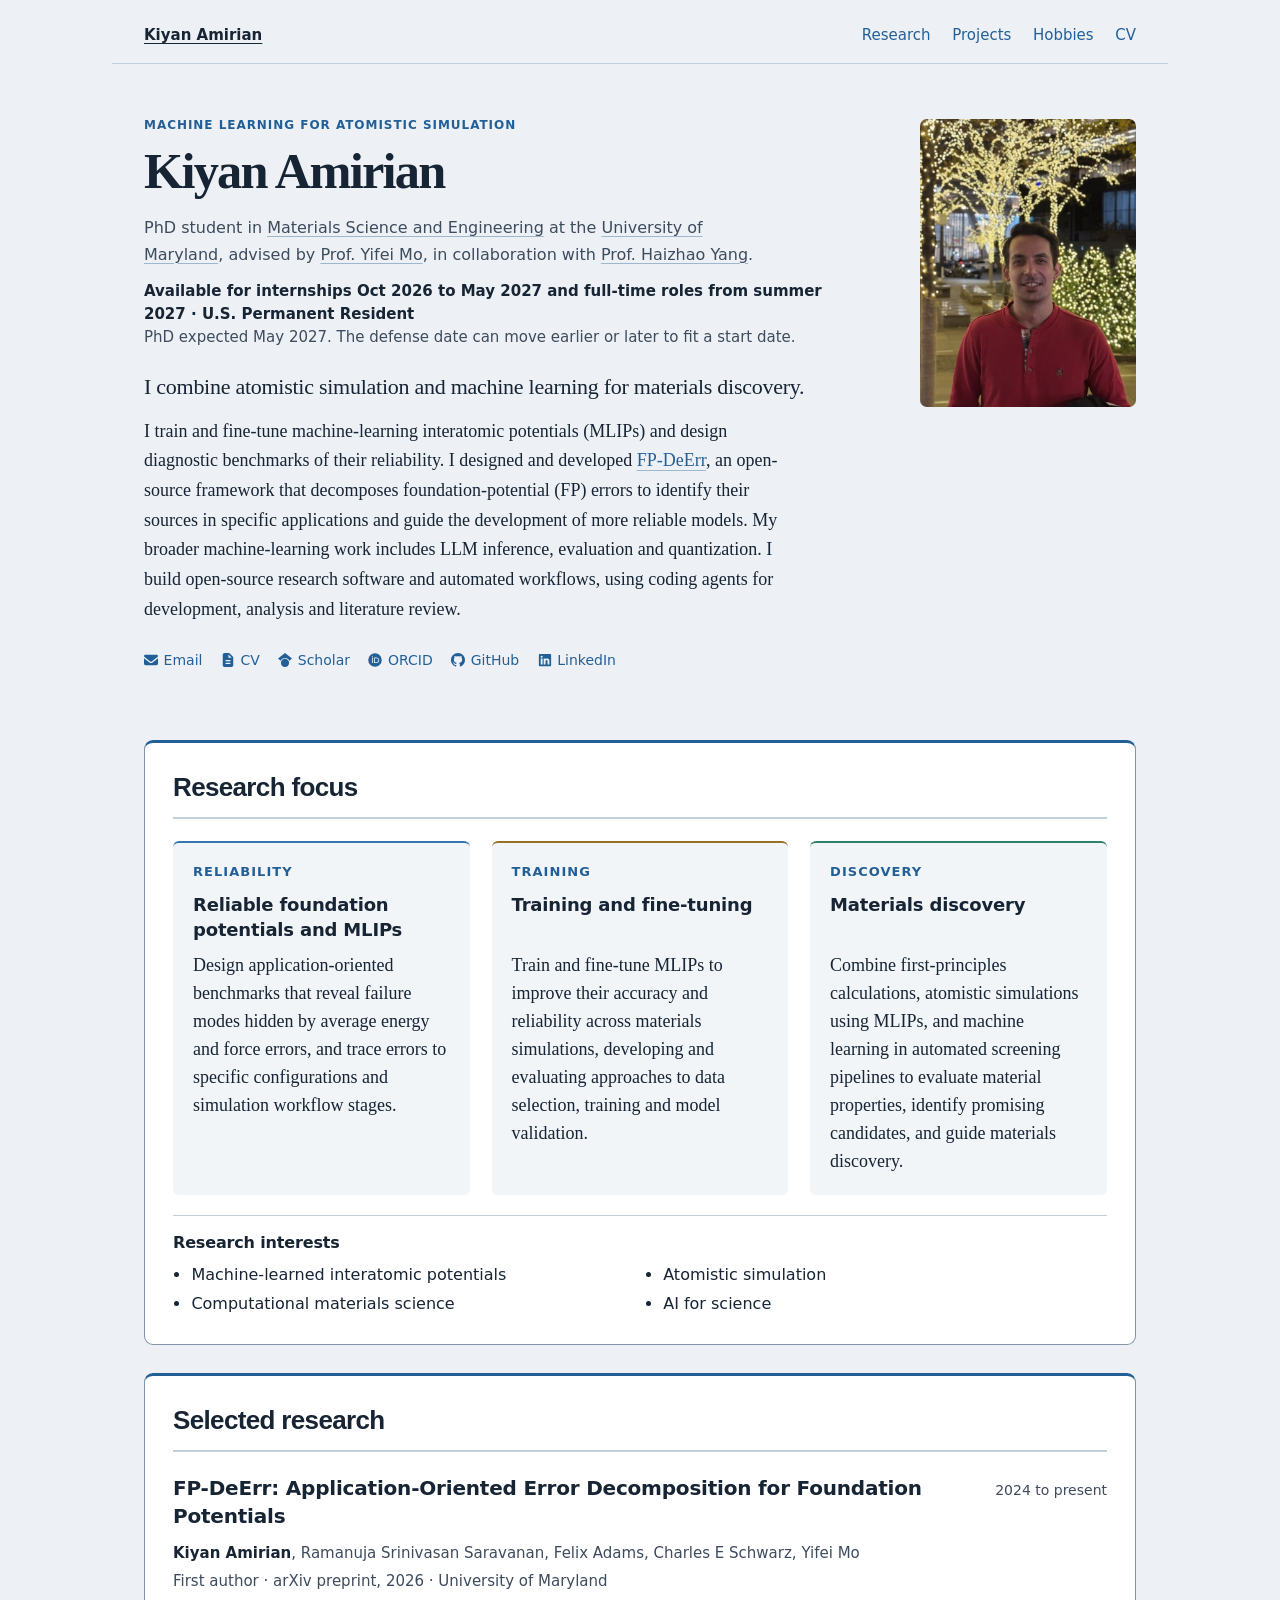
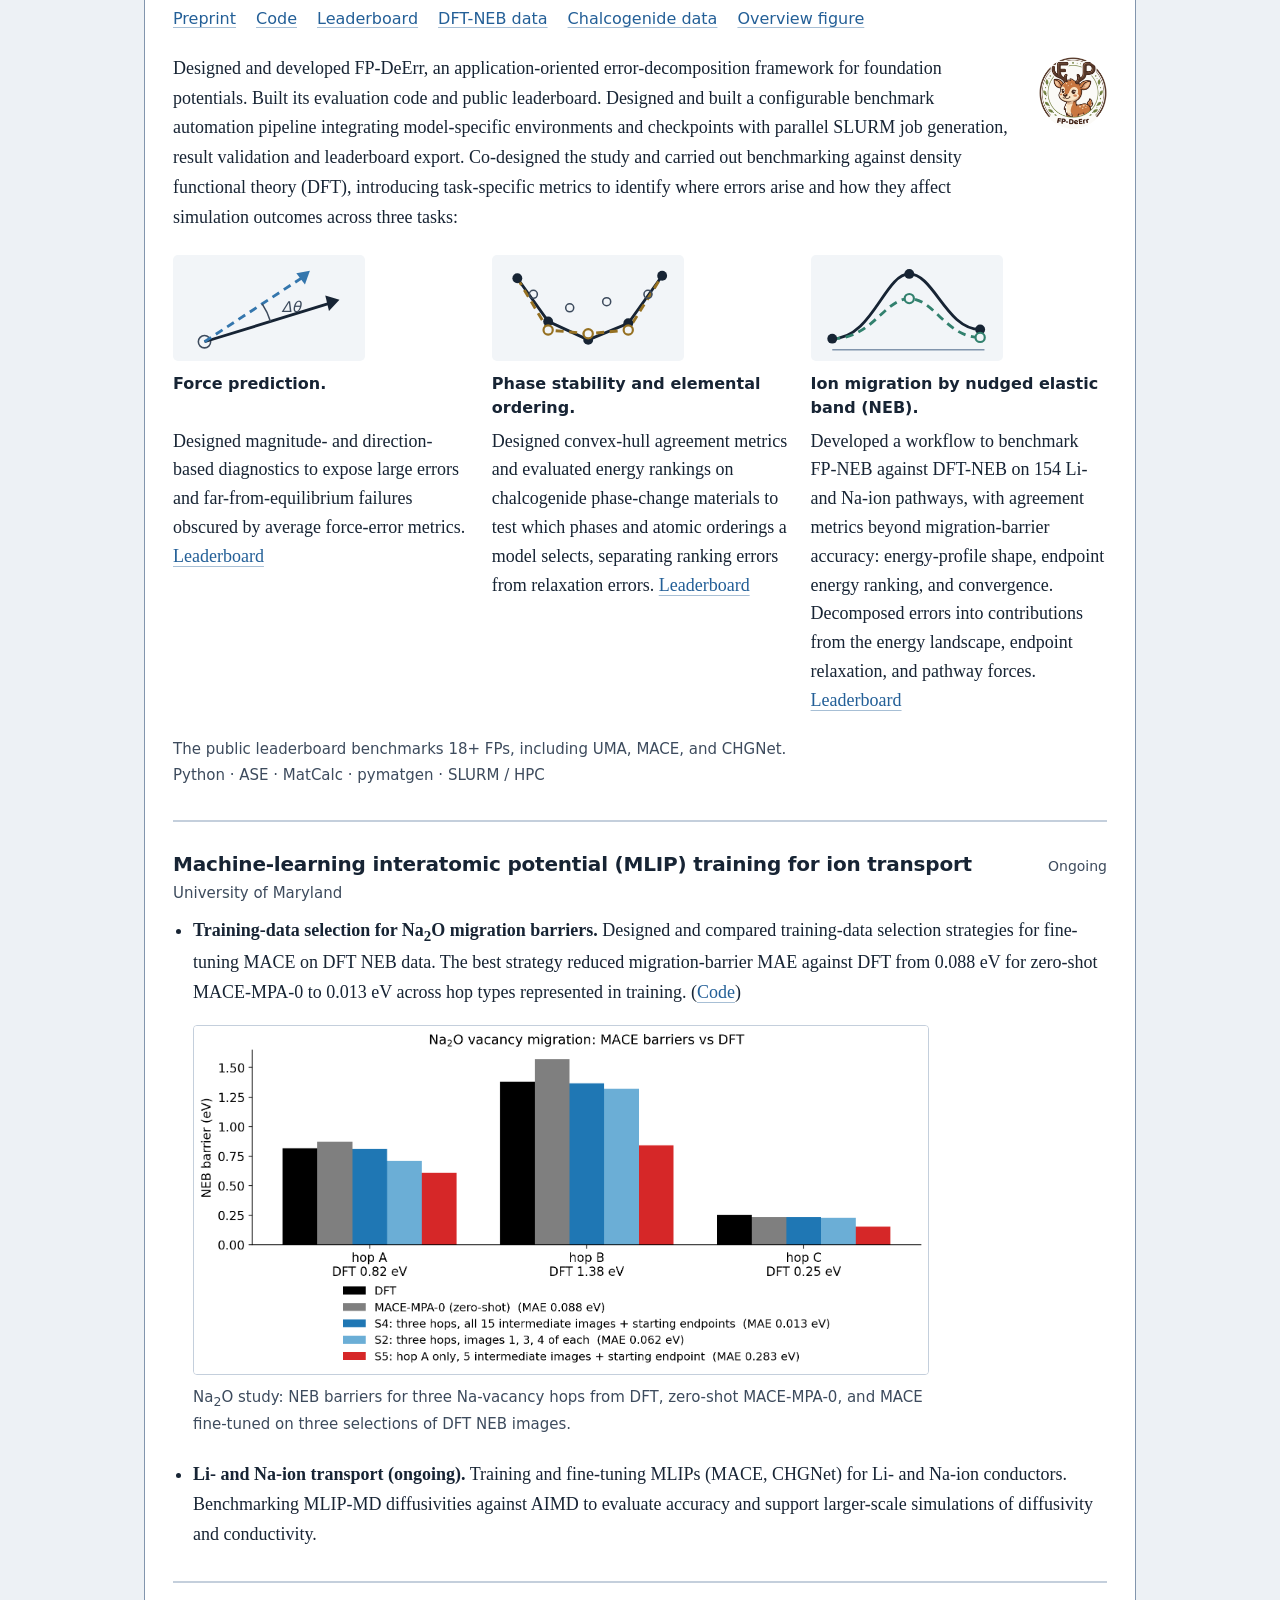
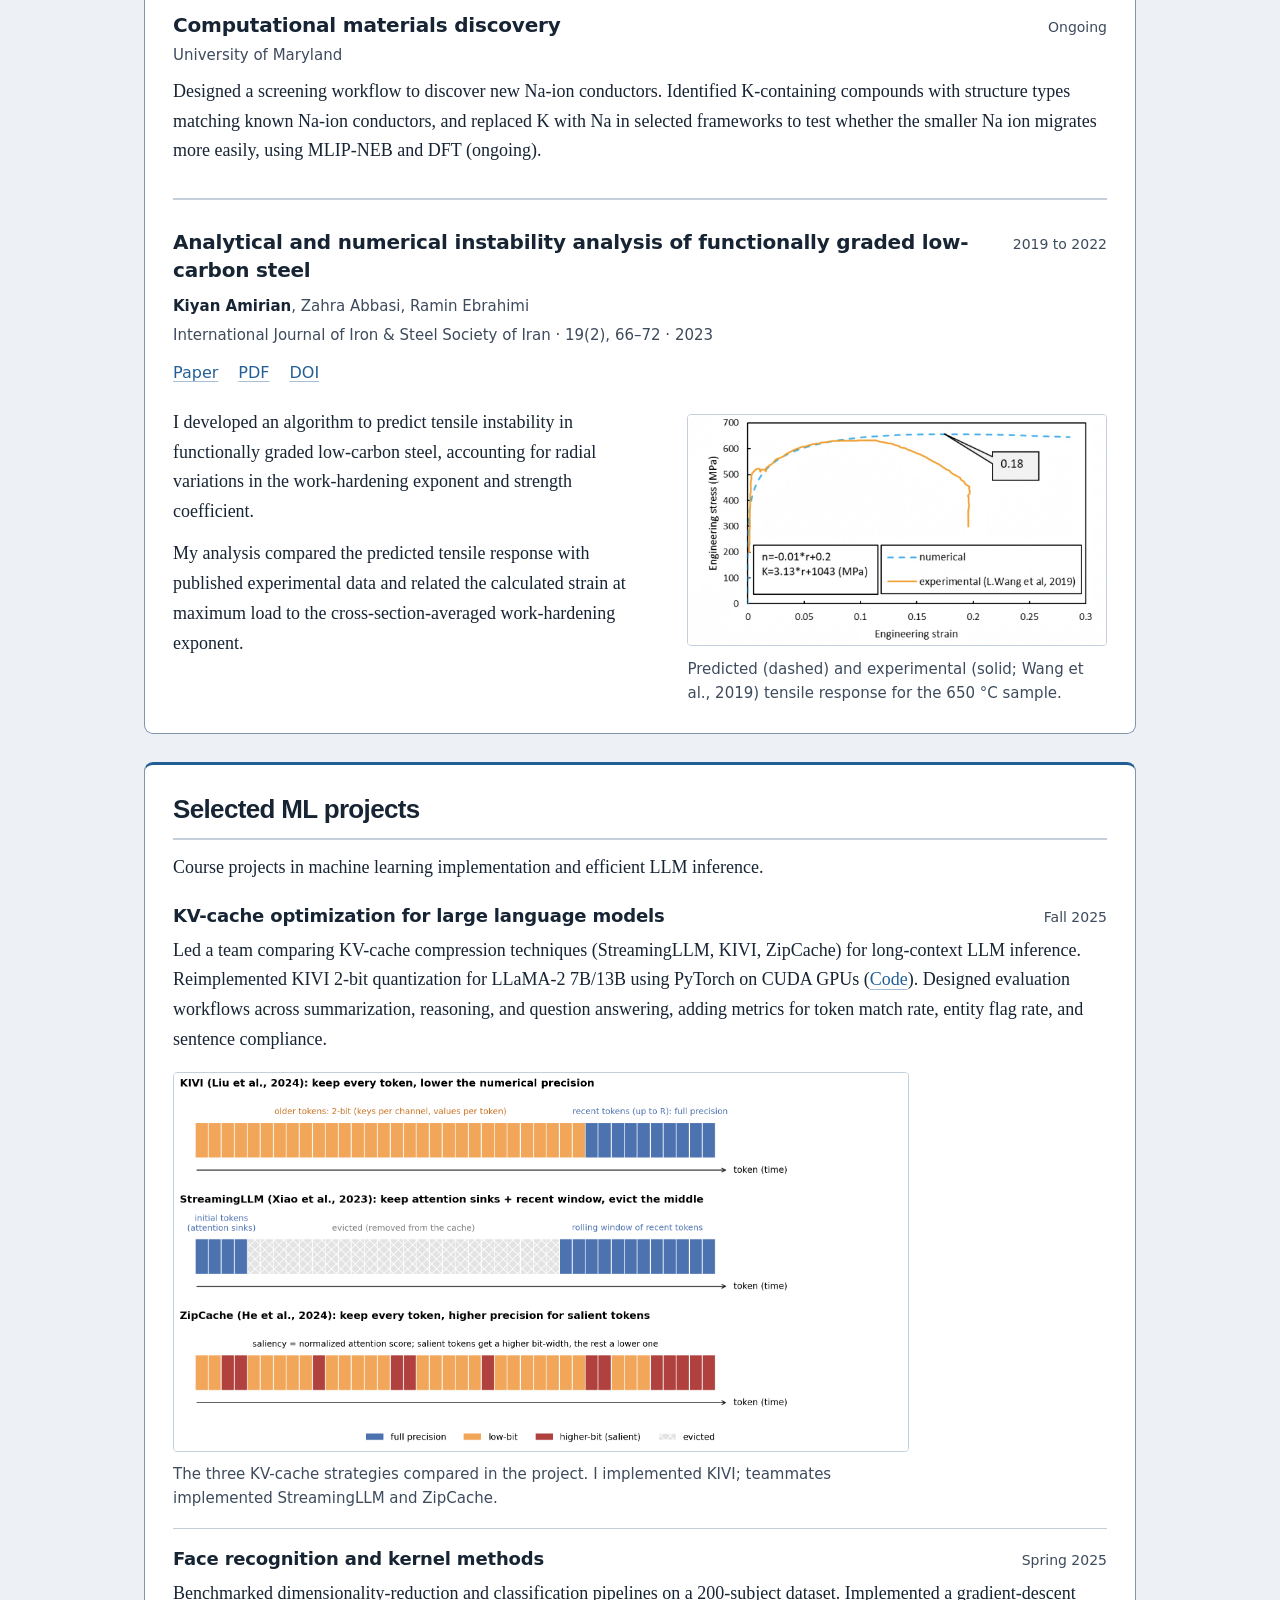
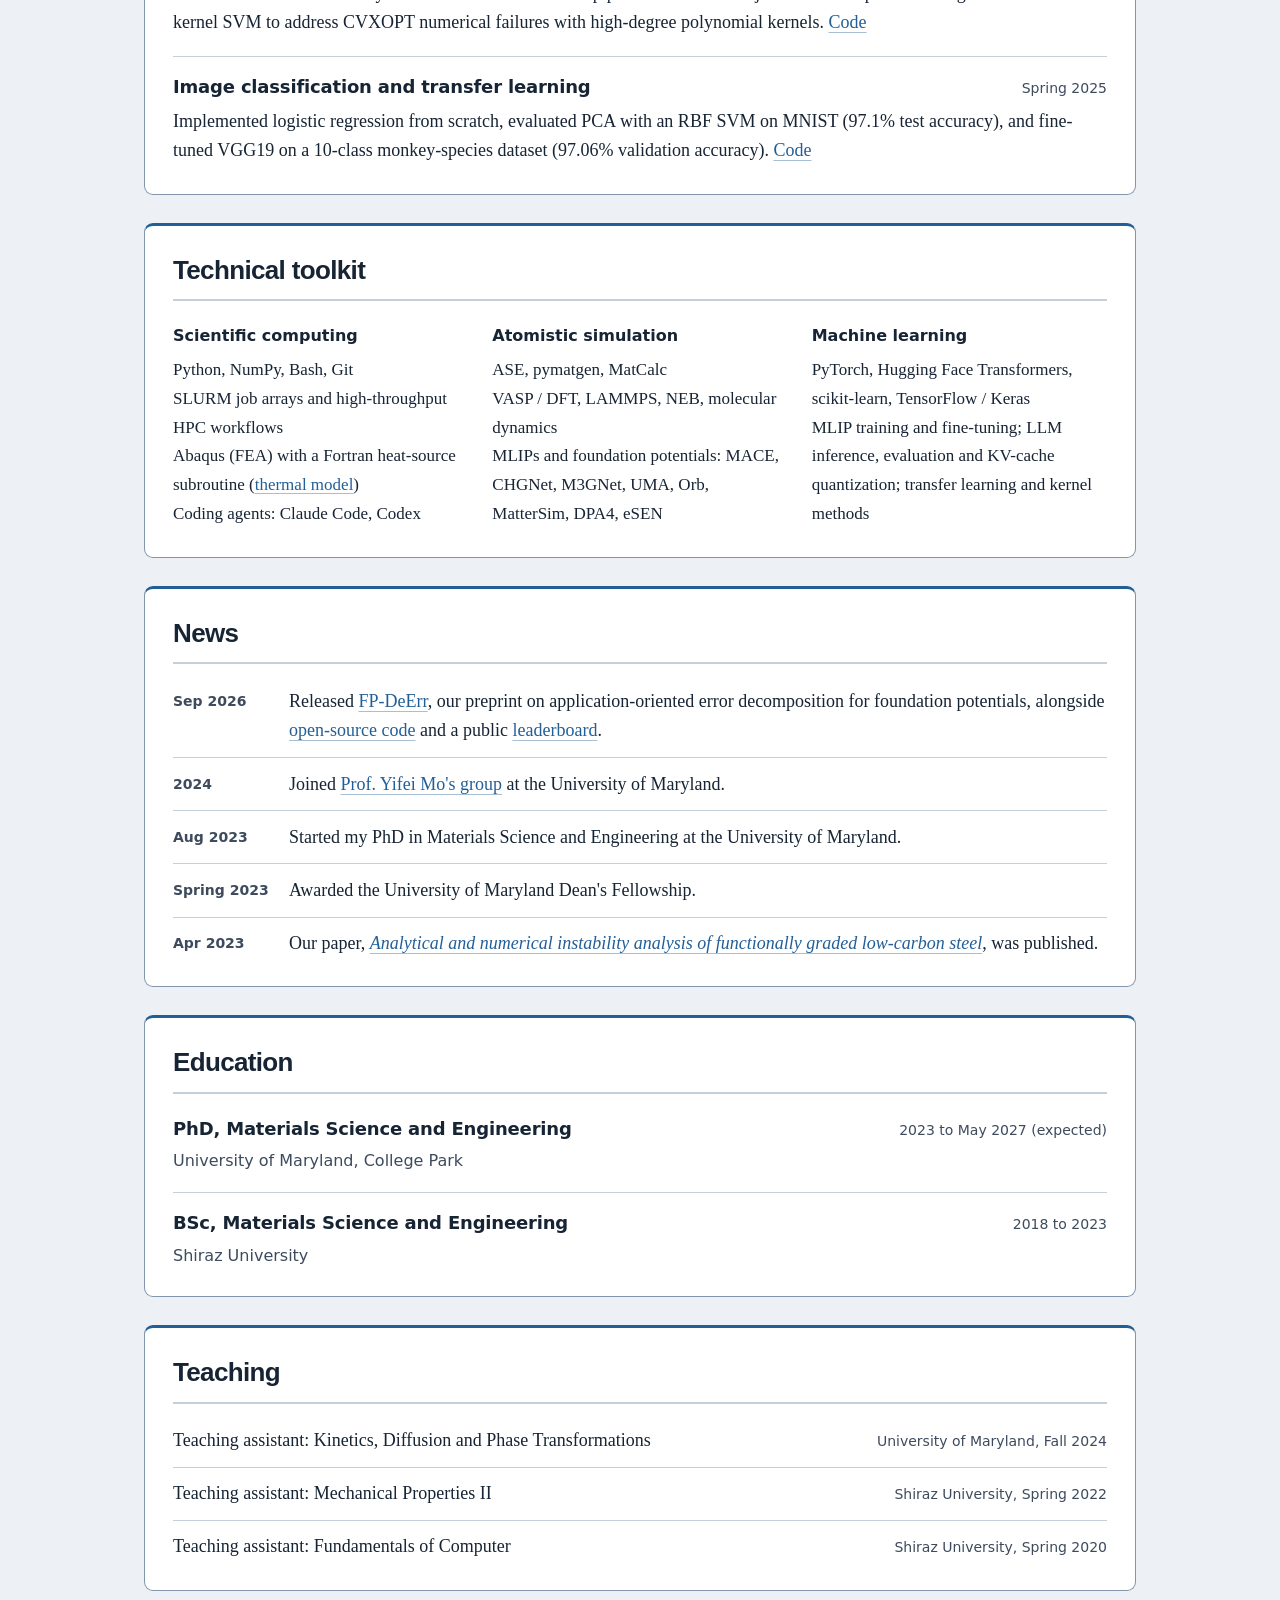
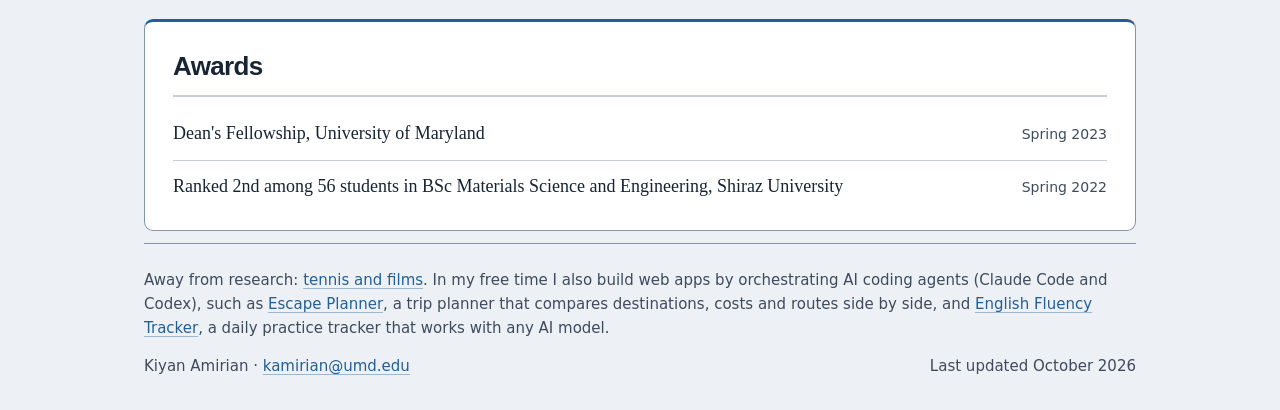
<file: index.html>
<!DOCTYPE html>
<html lang="en">
<head>
<meta charset="utf-8">
<meta name="viewport" content="width=device-width, initial-scale=1">
<title>Kiyan Amirian | PhD Student, University of Maryland</title>
<meta name="description" content="Kiyan Amirian, PhD student in Materials Science and Engineering at the University of Maryland. Atomistic simulation and machine learning for materials discovery: machine-learning interatomic potentials, diagnostic benchmarks, and reliable foundation potentials.">
<meta name="google-site-verification" content="5pK13K2RclhC91JU0y3HVxyg9ny5Kujt7pJMzuO2uZ0" />
<link rel="canonical" href="https://kamirian.github.io/">
<link rel="icon" href="favicon.svg" type="image/svg+xml">
<link rel="icon" href="favicon-32.png" sizes="32x32" type="image/png">
<link rel="apple-touch-icon" href="apple-touch-icon.png">
<meta property="og:type" content="profile">
<meta property="og:title" content="Kiyan Amirian">
<meta property="og:description" content="PhD student in Materials Science and Engineering at the University of Maryland. Atomistic simulation and machine learning for materials discovery: machine-learning interatomic potentials, diagnostic benchmarks, and reliable foundation potentials.">
<meta property="og:url" content="https://kamirian.github.io/">
<meta property="og:image" content="https://kamirian.github.io/photo.jpg">
<link rel="stylesheet" href="style.css">
<script type="application/ld+json">
{
 "@context": "https://schema.org",
 "@type": "Person",
 "name": "Kiyan Amirian",
 "url": "https://kamirian.github.io/",
 "image": "https://kamirian.github.io/photo.jpg",
 "jobTitle": "PhD Student",
 "email": "mailto:kamirian@umd.edu",
 "affiliation": {
  "@type": "CollegeOrUniversity",
  "name": "University of Maryland"
 },
 "alumniOf": {
  "@type": "CollegeOrUniversity",
  "name": "Shiraz University"
 },
 "sameAs": [
  "https://github.com/kamirian",
  "https://www.linkedin.com/in/kiyan-amirian-370240180",
  "https://scholar.google.com/citations?user=ynnug98AAAAJ",
  "https://orcid.org/0009-0000-5906-4664",
  "https://letterboxd.com/kiyanamirian/",
  "https://www.imdb.com/user/p.f5hll4k76wvq2uwtky4mo5vdn4/"
 ]
}
</script>
</head>
<body>
<a class="skip-link" href="#main">Skip to content</a>
<nav class="topbar" aria-label="Site">
  <a class="home" href="./" aria-current="page">Kiyan Amirian</a>
  <ul>
    <li><a href="#research">Research</a></li>
    <li><a href="#projects">Projects</a></li>
    <li><a href="hobbies.html">Hobbies</a></li>
    <li><a href="cv.pdf">CV</a></li>
  </ul>
</nav>
<main id="main">

  <header class="intro">
    <div>
      <p class="eyebrow">Machine learning for atomistic simulation</p>
      <h1>Kiyan Amirian</h1>
      <p class="role">PhD student in <a href="https://mse.umd.edu/">Materials Science and Engineering</a> at the <a href="https://umd.edu/">University of Maryland</a>, advised by <a href="https://yifeimo.github.io/">Prof. Yifei Mo</a>, in collaboration with <a href="https://www.cs.umd.edu/people/hzyang">Prof. Haizhao Yang</a>.</p>
      <p class="status">Available for internships Oct 2026 to May 2027 and full-time roles from summer 2027 · U.S. Permanent Resident<br><span class="meta">PhD expected May 2027. The defense date can move earlier or later to fit a start date.</span></p>

      <p class="lead">I combine atomistic simulation and machine learning for materials discovery.</p>
      <p class="about">I train and fine-tune machine-learning interatomic potentials (MLIPs) and design diagnostic benchmarks of their reliability. I designed and developed <a href="#fp-deerr">FP-DeErr</a>, an open-source framework that decomposes foundation-potential (FP) errors to identify their sources in specific applications and guide the development of more reliable models. My broader machine-learning work includes LLM inference, evaluation and quantization. I build open-source research software and automated workflows, using coding agents for development, analysis and literature review.</p>
      <ul class="buttons">
        <li><a class="email" href="mailto:kamirian@umd.edu"><svg aria-hidden="true" focusable="false" width="14" height="14" xmlns="http://www.w3.org/2000/svg" viewBox="0 0 512 512"><!--! Font Awesome Free 7.3.1 by @fontawesome - https://fontawesome.com License - https://fontawesome.com/license/free (Icons: CC BY 4.0, Fonts: SIL OFL 1.1, Code: MIT License) Copyright 2026 Fonticons, Inc. --><path fill="currentColor" d="M48 64c-26.5 0-48 21.5-48 48 0 15.1 7.1 29.3 19.2 38.4l208 156c17.1 12.8 40.5 12.8 57.6 0l208-156c12.1-9.1 19.2-23.3 19.2-38.4 0-26.5-21.5-48-48-48L48 64zM0 196L0 384c0 35.3 28.7 64 64 64l384 0c35.3 0 64-28.7 64-64l0-188-198.4 148.8c-34.1 25.6-81.1 25.6-115.2 0L0 196z"/></svg><span>Email</span></a></li>
        <li><a class="cv" href="cv.pdf"><svg aria-hidden="true" focusable="false" width="14" height="14" xmlns="http://www.w3.org/2000/svg" viewBox="0 0 384 512"><!--! Font Awesome Free 7.3.1 by @fontawesome - https://fontawesome.com License - https://fontawesome.com/license/free (Icons: CC BY 4.0, Fonts: SIL OFL 1.1, Code: MIT License) Copyright 2026 Fonticons, Inc. --><path fill="currentColor" d="M0 64C0 28.7 28.7 0 64 0L213.5 0c17 0 33.3 6.7 45.3 18.7L365.3 125.3c12 12 18.7 28.3 18.7 45.3L384 448c0 35.3-28.7 64-64 64L64 512c-35.3 0-64-28.7-64-64L0 64zm208-5.5l0 93.5c0 13.3 10.7 24 24 24L325.5 176 208 58.5zM120 256c-13.3 0-24 10.7-24 24s10.7 24 24 24l144 0c13.3 0 24-10.7 24-24s-10.7-24-24-24l-144 0zm0 96c-13.3 0-24 10.7-24 24s10.7 24 24 24l144 0c13.3 0 24-10.7 24-24s-10.7-24-24-24l-144 0z"/></svg><span>CV</span></a></li>
        <li><a class="scholar" href="https://scholar.google.com/citations?user=ynnug98AAAAJ"><svg aria-hidden="true" focusable="false" width="14" height="14" xmlns="http://www.w3.org/2000/svg" viewBox="0 0 512 512"><!--! Font Awesome Free 7.3.1 by @fontawesome - https://fontawesome.com License - https://fontawesome.com/license/free (Icons: CC BY 4.0, Fonts: SIL OFL 1.1, Code: MIT License) Copyright 2026 Fonticons, Inc. --><path fill="currentColor" d="M390.9 298.5s0 .1 .1 .1c9.2 19.4 14.4 41.1 14.4 64-.1 82.5-66.9 149.4-149.4 149.4S106.7 445.1 106.7 362.7c0-22.9 5.2-44.6 14.4-64 1.7-3.6 3.6-7.2 5.6-10.7 4.4-7.6 9.4-14.7 15-21.3 27.4-32.6 68.5-53.3 114.4-53.3 33.6 0 64.6 11.1 89.6 29.9 9.1 6.9 17.4 14.7 24.8 23.5 5.6 6.6 10.6 13.8 15 21.3 2 3.4 3.8 7 5.5 10.5l-.1-.1zm26.4-18.8c-30.1-58.4-91-98.4-161.3-98.4s-131.2 40-161.3 98.4l-94.7-77 256-202.7 256 202.7-94.7 77.1 0-.1z"/></svg><span>Scholar</span></a></li>
        <li><a class="orcid" href="https://orcid.org/0009-0000-5906-4664"><svg aria-hidden="true" focusable="false" width="14" height="14" xmlns="http://www.w3.org/2000/svg" viewBox="0 0 512 512"><!--! Font Awesome Free 7.3.1 by @fontawesome - https://fontawesome.com License - https://fontawesome.com/license/free (Icons: CC BY 4.0, Fonts: SIL OFL 1.1, Code: MIT License) Copyright 2026 Fonticons, Inc. --><path fill="currentColor" d="M294.7 188.2l-45.9 0 0 153.8 47.5 0c67.6 0 83.1-51.3 83.1-76.9 0-41.6-26.5-76.9-84.7-76.9zM256 8a248 248 0 1 0 0 496 248 248 0 1 0 0-496zM175.2 368.8l-29.8 0 0-207.5 29.8 0 0 207.5zM160.3 98.5a19.6 19.6 0 1 1 0 39.2 19.6 19.6 0 1 1 0-39.2zM300 369l-81 0 0-207.7 80.6 0c76.7 0 110.4 54.8 110.4 103.9 0 53.3-41.7 103.9-110 103.9z"/></svg><span>ORCID</span></a></li>
        <li><a class="github" href="https://github.com/kamirian"><svg aria-hidden="true" focusable="false" width="14" height="14" xmlns="http://www.w3.org/2000/svg" viewBox="0 0 512 512"><!--! Font Awesome Free 7.3.1 by @fontawesome - https://fontawesome.com License - https://fontawesome.com/license/free (Icons: CC BY 4.0, Fonts: SIL OFL 1.1, Code: MIT License) Copyright 2026 Fonticons, Inc. --><path fill="currentColor" d="M216.5 362.5c-66-8-112.5-55.5-112.5-117 0-25 9-52 24-70-6.5-16.5-5.5-51.5 2-66 20-2.5 47 8 63 22.5 19-6 39-9 63.5-9s44.5 3 62.5 8.5c15.5-14 43-24.5 63-22 7 13.5 8 48.5 1.5 65.5 16 19 24.5 44.5 24.5 70.5 0 61.5-46.5 108-113.5 116.5 17 11 28.5 35 28.5 62.5l0 52C323 491.5 335.5 500 350.5 494 441 459.5 512 369 512 257 512 115.5 397 0 255.5 0S0 115.5 0 257c0 111 70.5 203 165.5 237.5 13.5 5 26.5-4 26.5-17.5l0-40c-7 3-16 5-24 5-33 0-52.5-18-66.5-51.5-5.5-13.5-11.5-21.5-23-23-6-.5-8-3-8-6 0-6 10-10.5 20-10.5 14.5 0 27 9 40 27.5 10 14.5 20.5 21 33 21s20.5-4.5 32-16c8.5-8.5 15-16 21-21z"/></svg><span>GitHub</span></a></li>
        <li><a class="linkedin" href="https://www.linkedin.com/in/kiyan-amirian-370240180"><svg aria-hidden="true" focusable="false" width="14" height="14" xmlns="http://www.w3.org/2000/svg" viewBox="0 0 448 512"><!--! Font Awesome Free 7.3.1 by @fontawesome - https://fontawesome.com License - https://fontawesome.com/license/free (Icons: CC BY 4.0, Fonts: SIL OFL 1.1, Code: MIT License) Copyright 2026 Fonticons, Inc. --><path fill="currentColor" d="M416 32L31.9 32C14.3 32 0 46.5 0 64.3L0 447.7C0 465.5 14.3 480 31.9 480L416 480c17.6 0 32-14.5 32-32.3l0-383.4C448 46.5 433.6 32 416 32zM135.4 416l-66.4 0 0-213.8 66.5 0 0 213.8-.1 0zM102.2 96a38.5 38.5 0 1 1 0 77 38.5 38.5 0 1 1 0-77zM384.3 416l-66.4 0 0-104c0-24.8-.5-56.7-34.5-56.7-34.6 0-39.9 27-39.9 54.9l0 105.8-66.4 0 0-213.8 63.7 0 0 29.2 .9 0c8.9-16.8 30.6-34.5 62.9-34.5 67.2 0 79.7 44.3 79.7 101.9l0 117.2z"/></svg><span>LinkedIn</span></a></li>
      </ul>
    </div>
    <figure class="portrait">
      <img src="photo.jpg" alt="Portrait of Kiyan Amirian" width="600" height="800">
    </figure>
  </header>

  <section class="card focus-section" aria-labelledby="interests">
    <h2 id="interests">Research focus</h2>
    <ol class="interests">
      <li><span class="i-label">Reliability</span><h3>Reliable foundation potentials and MLIPs</h3><p>Design application-oriented benchmarks that reveal failure modes hidden by average energy and force errors, and trace errors to specific configurations and simulation workflow stages.</p></li>
      <li><span class="i-label">Training</span><h3>Training and fine-tuning</h3><p>Train and fine-tune MLIPs to improve their accuracy and reliability across materials simulations, developing and evaluating approaches to data selection, training and model validation.</p></li>
      <li><span class="i-label">Discovery</span><h3>Materials discovery</h3><p>Combine first-principles calculations, atomistic simulations using MLIPs, and machine learning in automated screening pipelines to evaluate material properties, identify promising candidates, and guide materials discovery.</p></li>
    </ol>
    <div class="research-interests">
      <h3>Research interests</h3>
      <ul>
        <li>Machine-learned interatomic potentials</li>
        <li>Atomistic simulation</li>
        <li>Computational materials science</li>
        <li>AI for science</li>
      </ul>
    </div>
  </section>

  <section class="card" aria-labelledby="research">
    <h2 id="research">Selected research</h2>

    <article class="entry research-entry" id="fp-deerr">
      <div class="entry-head">
        <h3>FP-DeErr: Application-Oriented Error Decomposition for Foundation Potentials</h3>
        <span class="when">2024 to present</span>
      </div>
      <p class="authors"><strong>Kiyan Amirian</strong>, Ramanuja Srinivasan Saravanan, Felix Adams, Charles E Schwarz, Yifei Mo</p>
      <p class="meta">First author · arXiv preprint, 2026 · University of Maryland</p>
      <p class="meta links-row">
        <a href="https://arxiv.org/abs/2609.05714">Preprint</a>
        <a href="https://github.com/mogroupumd/FP-DeErr">Code</a>
        <a href="https://mogroupumd.github.io/FP-DeErr/">Leaderboard</a>
        <a href="https://doi.org/10.6084/m9.figshare.33332610">DFT-NEB data</a>
        <a href="https://doi.org/10.6084/m9.figshare.33334329">Chalcogenide data</a>
        <a href="fp-deerr-overview.png">Overview figure</a>
      </p>
      <div class="project-body">
        <p>Designed and developed FP-DeErr, an application-oriented error-decomposition framework for foundation potentials. Built its evaluation code and public leaderboard. Designed and built a configurable benchmark automation pipeline integrating model-specific environments and checkpoints with parallel SLURM job generation, result validation and leaderboard export. Co-designed the study and carried out benchmarking against density functional theory (DFT), introducing task-specific metrics to identify where errors arise and how they affect simulation outcomes across three tasks:</p>
        <figure class="logo">
          <a href="https://mogroupumd.github.io/FP-DeErr/"><img src="fp-deerr-logo.png" alt="FP-DeErr logo, linking to the leaderboard" width="520" height="548" loading="lazy"></a>
        </figure>
      </div>
      <ul class="task-cards">
        <li class="force">
          <a class="task-fig" href="https://mogroupumd.github.io/FP-DeErr/force-error.html" aria-label="Force prediction leaderboard"><svg viewBox="0 -6 270 152" aria-hidden="true"><circle class="f-atom" cx="30" cy="125" r="10"/><line class="f-dft" x1="30" y1="125" x2="235" y2="62"/><polygon class="f-dft-fill" points="249,57 226,50 232,75"/><line class="f-fp" x1="30" y1="125" x2="190" y2="20"/><polygon class="f-fp-fill" points="201,10 179,14 193,32"/><path class="f-arc" d="M 137.1 92.1 A 112 112 0 0 0 123.6 63.6"/><text class="f-label" x="155.1" y="76.1">Δθ</text></svg></a>
          <p><strong>Force prediction.</strong> Designed magnitude- and direction-based diagnostics to expose large errors and far-from-equilibrium failures obscured by average force-error metrics. <a href="https://mogroupumd.github.io/FP-DeErr/force-error.html">Leaderboard</a></p>
        </li>
        <li class="phase">
          <a class="task-fig" href="https://mogroupumd.github.io/FP-DeErr/phase-stability-ordering.html" aria-label="Phase stability and elemental ordering leaderboard"><svg viewBox="0 -6 270 152" aria-hidden="true"><polyline class="f-dft" points="20,22 70,92 135,122 200,95 255,18"/><polyline class="f-fp" points="20,22 70,106 135,112 200,106 255,18"/><circle class="f-dft-fill" cx="20" cy="22" r="8"/><circle class="f-dft-fill" cx="70" cy="92" r="8"/><circle class="f-dft-fill" cx="135" cy="122" r="8"/><circle class="f-dft-fill" cx="200" cy="95" r="8"/><circle class="f-dft-fill" cx="255" cy="18" r="8"/><circle class="f-fp-pt" cx="70" cy="106" r="7.5"/><circle class="f-fp-pt" cx="135" cy="112" r="7.5"/><circle class="f-fp-pt" cx="200" cy="106" r="7.5"/><circle class="f-other" cx="105" cy="70" r="6.5"/><circle class="f-other" cx="165" cy="60" r="6.5"/><circle class="f-other" cx="232" cy="48" r="6.5"/><circle class="f-other" cx="46" cy="48" r="6.5"/></svg></a>
          <p><strong>Phase stability and elemental ordering.</strong> Designed convex-hull agreement metrics and evaluated energy rankings on chalcogenide phase-change materials to test which phases and atomic orderings a model selects, separating ranking errors from relaxation errors. <a href="https://mogroupumd.github.io/FP-DeErr/phase-stability-ordering.html">Leaderboard</a></p>
        </li>
        <li class="ion">
          <a class="task-fig" href="https://mogroupumd.github.io/FP-DeErr/ion-migration-neb.html" aria-label="Ion migration by NEB leaderboard"><svg viewBox="0 -6 270 152" aria-hidden="true"><line class="f-base" x1="15" y1="138" x2="262" y2="138"/><path class="f-dft" d="M 15 120 C 80 120, 100 15, 140 15 S 200 105, 255 105"/><path class="f-fp" d="M 15 120 C 80 120, 100 55, 140 55 S 200 118, 255 118"/><circle class="f-dft-fill" cx="15" cy="120" r="8"/><circle class="f-dft-fill" cx="140" cy="15" r="8"/><circle class="f-dft-fill" cx="255" cy="105" r="8"/><circle class="f-fp-pt" cx="140" cy="55" r="7.5"/><circle class="f-fp-pt" cx="255" cy="118" r="7.5"/></svg></a>
          <p><strong>Ion migration by nudged elastic band (NEB).</strong> Developed a workflow to benchmark FP-NEB against DFT-NEB on 154 Li- and Na-ion pathways, with agreement metrics beyond migration-barrier accuracy: energy-profile shape, endpoint energy ranking, and convergence. Decomposed errors into contributions from the energy landscape, endpoint relaxation, and pathway forces. <a href="https://mogroupumd.github.io/FP-DeErr/ion-migration-neb.html">Leaderboard</a></p>
        </li>
      </ul>
      <p class="tools">The public leaderboard benchmarks 18+ FPs, including UMA, MACE, and CHGNet.<br>Python · ASE · MatCalc · pymatgen · SLURM / HPC</p>
    </article>

    <article class="entry research-entry" id="mlip-ion-transport">
      <div class="entry-head">
        <h3>Machine-learning interatomic potential (MLIP) training for ion transport</h3>
        <span class="when">Ongoing</span>
      </div>
      <p class="meta">University of Maryland</p>
      <ul class="subprojects">
        <li>
          <p><strong>Training-data selection for Na<sub>2</sub>O migration barriers.</strong> Designed and compared training-data selection strategies for fine-tuning MACE on DFT NEB data. The best strategy reduced migration-barrier MAE against DFT from 0.088&nbsp;eV for zero-shot MACE-MPA-0 to 0.013&nbsp;eV across hop types represented in training. (<a href="https://github.com/kamirian/na2o-neb-finetuning">Code</a>)</p>
          <figure class="paper-fig entry-fig">
            <a href="na2o-neb-barriers.png"><img src="na2o-neb-barriers.png" alt="Bar chart of NEB migration barriers for three Na-vacancy hops in Na2O, comparing DFT, zero-shot MACE-MPA-0 and MACE models fine-tuned on three selections of DFT NEB images; the best selection matches DFT most closely" width="1989" height="943" loading="lazy"></a>
            <figcaption>Na<sub>2</sub>O study: NEB barriers for three Na-vacancy hops from DFT, zero-shot MACE-MPA-0, and MACE fine-tuned on three selections of DFT NEB images.</figcaption>
          </figure>
        </li>
        <li>
          <p><strong>Li- and Na-ion transport (ongoing).</strong> Training and fine-tuning MLIPs (MACE, CHGNet) for Li- and Na-ion conductors. Benchmarking MLIP-MD diffusivities against AIMD to evaluate accuracy and support larger-scale simulations of diffusivity and conductivity.</p>
        </li>
      </ul>
    </article>

    <article class="entry research-entry" id="na-conductor-screening">
      <div class="entry-head">
        <h3>Computational materials discovery</h3>
        <span class="when">Ongoing</span>
      </div>
      <p class="meta">University of Maryland</p>
      <p>Designed a screening workflow to discover new Na-ion conductors. Identified K-containing compounds with structure types matching known Na-ion conductors, and replaced K with Na in selected frameworks to test whether the smaller Na ion migrates more easily, using MLIP-NEB and DFT (ongoing).</p>
    </article>

    <article class="entry research-entry" id="graded-steel">
      <div class="entry-head">
        <h3>Analytical and numerical instability analysis of functionally graded low-carbon steel</h3>
        <span class="when">2019 to 2022</span>
      </div>
      <p class="authors"><strong>Kiyan Amirian</strong>, Zahra Abbasi, Ramin Ebrahimi</p>
      <p class="meta">International Journal of Iron &amp; Steel Society of Iran · 19(2), 66–72 · 2023</p>
      <p class="meta links-row">
        <a href="https://journal.issiran.com/article_707246.html">Paper</a>
        <a href="https://journal.issiran.com/article_707246_1290962fbafc1c5d3e7ade5ec40076f9.pdf">PDF</a>
        <a href="https://doi.org/10.22034/ijissi.2023.1990580.1262">DOI</a>
      </p>
      <div class="paper-body">
        <div class="paper-copy">
          <p>I developed an algorithm to predict tensile instability in functionally graded low-carbon steel, accounting for radial variations in the work-hardening exponent and strength coefficient.</p>
          <p>My analysis compared the predicted tensile response with published experimental data and related the calculated strain at maximum load to the cross-section-averaged work-hardening exponent.</p>
        </div>
        <figure class="paper-fig">
          <a href="instability-fig7.png"><img src="instability-fig7.png" alt="Engineering stress versus engineering strain for the 650 °C annealed sample: calculated curve (dashed) and experimental curve (solid), with the calculated peak marked at 0.18" width="630" height="348" loading="lazy"></a>
          <figcaption>Predicted (dashed) and experimental (solid; Wang et al., 2019) tensile response for the 650&nbsp;°C sample.</figcaption>
        </figure>
      </div>
    </article>
  </section>

  <section class="card" aria-labelledby="projects">
    <h2 id="projects">Selected ML projects</h2>
    <p class="section-intro">Course projects in machine learning implementation and efficient LLM inference.</p>
    <ul class="boxes">
      <li class="entry">
        <div class="entry-head"><h3>KV-cache optimization for large language models</h3><span class="when">Fall 2025</span></div>
        <p>Led a team comparing KV-cache compression techniques (StreamingLLM, KIVI, ZipCache) for long-context LLM inference. Reimplemented KIVI 2-bit quantization for LLaMA-2 7B/13B using PyTorch on CUDA GPUs (<a href="https://github.com/kamirian/kivi-kv-cache-quantization">Code</a>). Designed evaluation workflows across summarization, reasoning, and question answering, adding metrics for token match rate, entity flag rate, and sentence compliance.</p>
        <figure class="paper-fig entry-fig">
          <a href="kivi-method-comparison.png"><img src="kivi-method-comparison.png" alt="Schematic of three KV-cache strategies along the token axis: KIVI keeps every token, with older tokens at 2-bit precision and recent tokens at full precision; StreamingLLM keeps the initial attention-sink tokens and a rolling window of recent tokens and evicts the rest; ZipCache keeps every token and gives salient tokens a higher bit-width" width="2179" height="1122" loading="lazy"></a>
          <figcaption>The three KV-cache strategies compared in the project. I implemented KIVI; teammates implemented StreamingLLM and ZipCache.</figcaption>
        </figure>
      </li>
      <li class="entry">
        <div class="entry-head"><h3>Face recognition and kernel methods</h3><span class="when">Spring 2025</span></div>
        <p>Benchmarked dimensionality-reduction and classification pipelines on a 200-subject dataset. Implemented a gradient-descent kernel SVM to address CVXOPT numerical failures with high-degree polynomial kernels. <a href="https://github.com/kamirian/pattern-recognition-projects/tree/main/face_recognition">Code</a></p>
      </li>
      <li class="entry">
        <div class="entry-head"><h3>Image classification and transfer learning</h3><span class="when">Spring 2025</span></div>
        <p>Implemented logistic regression from scratch, evaluated PCA with an RBF SVM on MNIST (97.1% test accuracy), and fine-tuned VGG19 on a 10-class monkey-species dataset (97.06% validation accuracy). <a href="https://github.com/kamirian/pattern-recognition-projects/tree/main/image_classification">Code</a></p>
      </li>
    </ul>
  </section>

  <section class="card" aria-labelledby="skills">
    <h2 id="skills">Technical toolkit</h2>
    <dl class="toolkit">
      <div><dt>Scientific computing</dt><dd>Python, NumPy, Bash, Git<br>SLURM job arrays and high-throughput HPC workflows<br>Abaqus (FEA) with a Fortran heat-source subroutine (<a href="https://github.com/kamirian/ebm-thermal-abaqus">thermal model</a>)<br>Coding agents: Claude Code, Codex</dd></div>
      <div><dt>Atomistic simulation</dt><dd>ASE, pymatgen, MatCalc<br>VASP / DFT, LAMMPS, NEB, molecular dynamics<br>MLIPs and foundation potentials: MACE, CHGNet, M3GNet, UMA, Orb, MatterSim, DPA4, eSEN</dd></div>
      <div><dt>Machine learning</dt><dd>PyTorch, Hugging Face Transformers, scikit-learn, TensorFlow / Keras<br>MLIP training and fine-tuning; LLM inference, evaluation and KV-cache quantization; transfer learning and kernel methods</dd></div>
    </dl>
  </section>

  <section class="card" aria-labelledby="news">
    <h2 id="news">News</h2>
    <ul class="news">
      <li><span class="date">Sep 2026</span><span>Released <a href="https://arxiv.org/abs/2609.05714">FP-DeErr</a>, our preprint on application-oriented error decomposition for foundation potentials, alongside <a href="https://github.com/mogroupumd/FP-DeErr">open-source code</a> and a public <a href="https://mogroupumd.github.io/FP-DeErr/">leaderboard</a>.</span></li>
      <li><span class="date">2024</span><span>Joined <a href="https://yifeimo.github.io/">Prof. Yifei Mo's group</a> at the University of Maryland.</span></li>
      <li><span class="date">Aug 2023</span><span>Started my PhD in Materials Science and Engineering at the University of Maryland.</span></li>
      <li><span class="date">Spring 2023</span><span>Awarded the University of Maryland Dean's Fellowship.</span></li>
      <li><span class="date">Apr 2023</span><span>Our paper, <a href="https://journal.issiran.com/article_707246.html"><em>Analytical and numerical instability analysis of functionally graded low-carbon steel</em></a>, was published.</span></li>
    </ul>
  </section>

  <section class="card" aria-labelledby="education">
    <h2 id="education">Education</h2>
    <ul class="boxes">
      <li class="entry">
        <div class="entry-head"><h3>PhD, Materials Science and Engineering</h3><span class="when">2023 to May 2027 (expected)</span></div>
        <p class="meta">University of Maryland, College Park</p>
      </li>
      <li class="entry">
        <div class="entry-head"><h3>BSc, Materials Science and Engineering</h3><span class="when">2018 to 2023</span></div>
        <p class="meta">Shiraz University</p>
      </li>
    </ul>
  </section>

  <section class="card" aria-labelledby="teaching">
    <h2 id="teaching">Teaching</h2>
    <ul class="rows">
      <li><span>Teaching assistant: Kinetics, Diffusion and Phase Transformations</span><span class="when">University of Maryland, Fall 2024</span></li>
      <li><span>Teaching assistant: Mechanical Properties II</span><span class="when">Shiraz University, Spring 2022</span></li>
      <li><span>Teaching assistant: Fundamentals of Computer</span><span class="when">Shiraz University, Spring 2020</span></li>
    </ul>
  </section>

  <section class="card" aria-labelledby="awards">
    <h2 id="awards">Awards</h2>
    <ul class="rows">
      <li><span>Dean's Fellowship, University of Maryland</span><span class="when">Spring 2023</span></li>
      <li><span>Ranked 2nd among 56 students in BSc Materials Science and Engineering, Shiraz University</span><span class="when">Spring 2022</span></li>
    </ul>
  </section>

  <footer>
    <p class="personal">Away from research: <a href="hobbies.html">tennis and films</a>. In my free time I also build web apps by orchestrating AI coding agents (Claude Code and Codex), such as <a href="hobbies.html#escape-planner">Escape Planner</a>, a trip planner that compares destinations, costs and routes side by side, and <a href="hobbies.html#english-fluency-tracker">English Fluency Tracker</a>, a daily practice tracker that works with any AI model.</p>
    <span>Kiyan Amirian · <a href="mailto:kamirian@umd.edu">kamirian@umd.edu</a></span><span>Last updated October 2026</span>
  </footer>

</main>
</body>
</html>
</file>
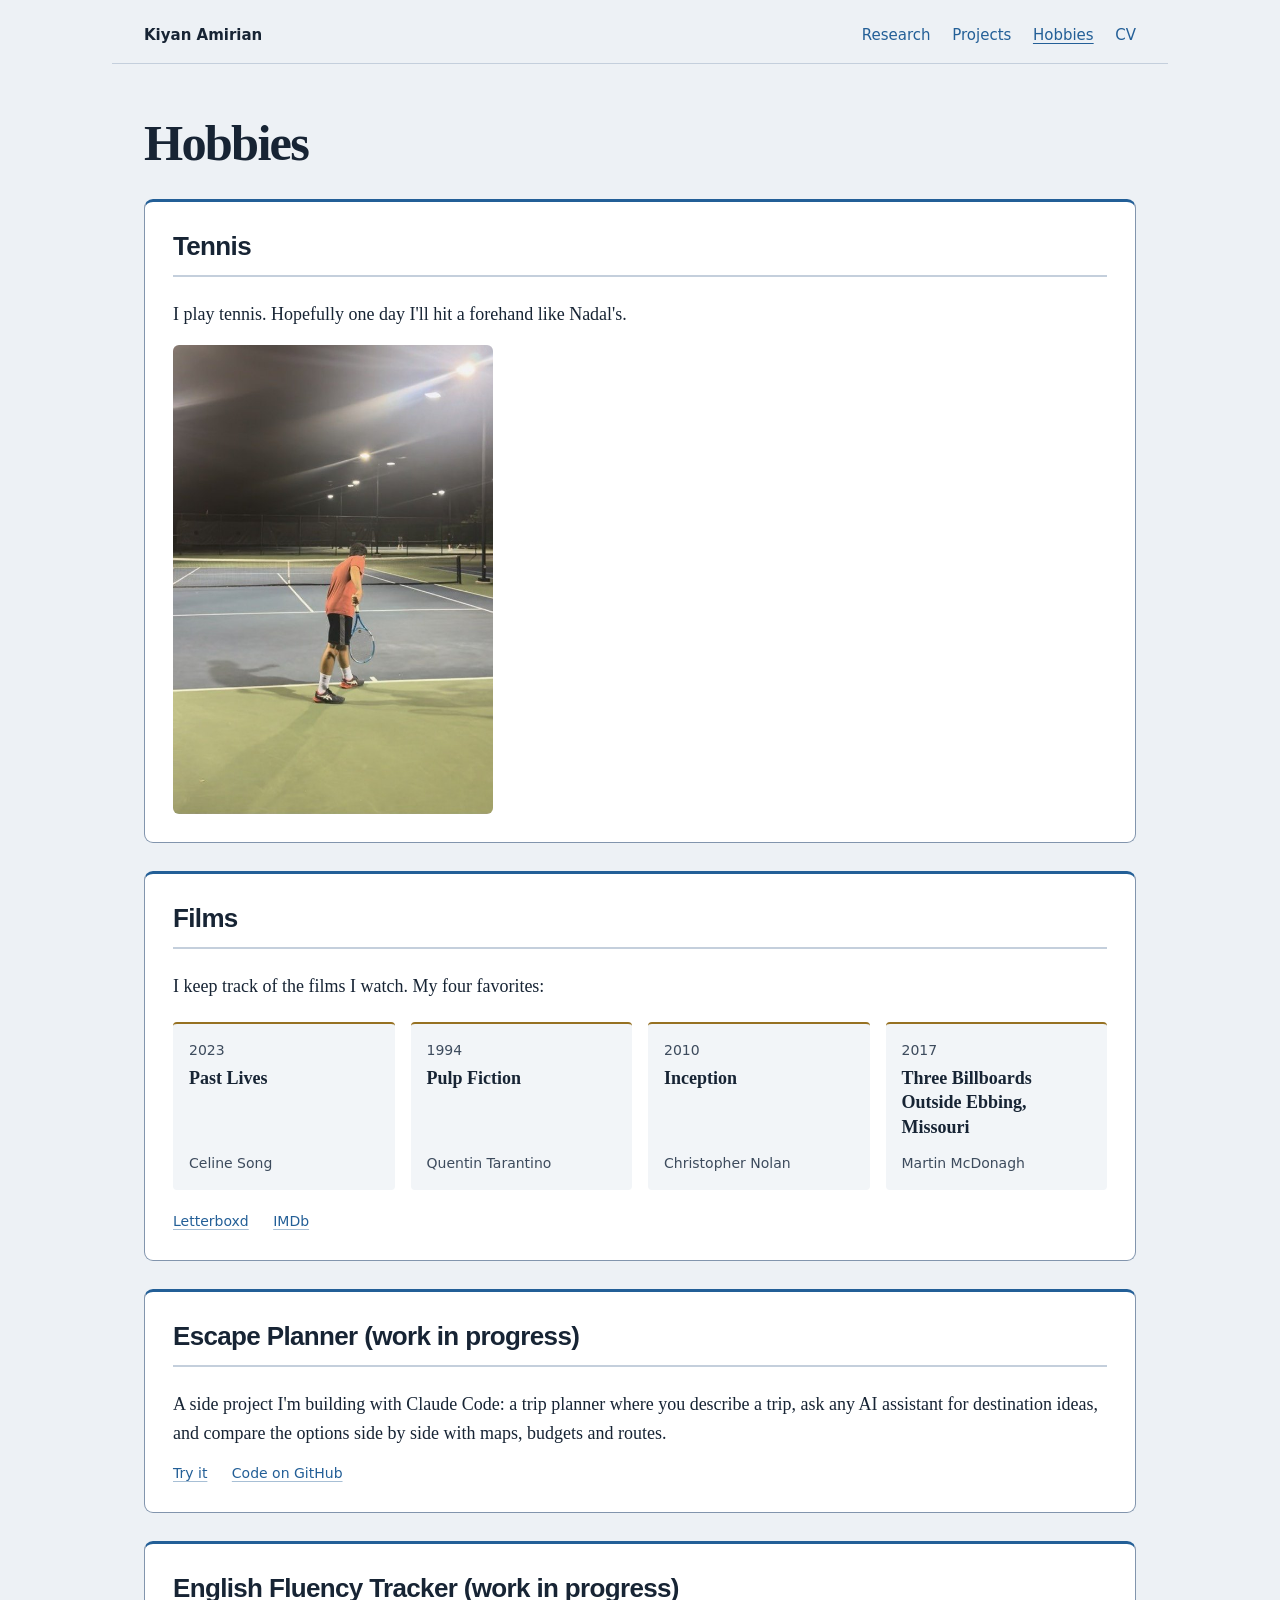
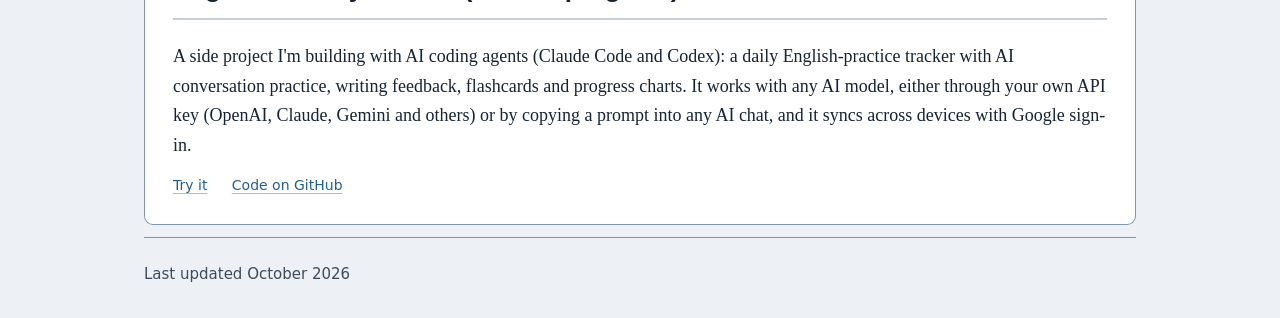
<file: hobbies.html>
<!DOCTYPE html>
<html lang="en">
<head>
<meta charset="utf-8">
<meta name="viewport" content="width=device-width, initial-scale=1">
<title>Hobbies | Kiyan Amirian</title>
<meta name="description" content="Kiyan Amirian outside of research: tennis and films.">
<link rel="canonical" href="https://kamirian.github.io/hobbies.html">
<link rel="icon" href="favicon.svg" type="image/svg+xml">
<link rel="icon" href="favicon-32.png" sizes="32x32" type="image/png">
<link rel="apple-touch-icon" href="apple-touch-icon.png">
<link rel="stylesheet" href="style.css">
</head>
<body>
<a class="skip-link" href="#main">Skip to content</a>
<nav class="topbar" aria-label="Site">
  <a class="home" href="./">Kiyan Amirian</a>
  <ul>
    <li><a href="./#research">Research</a></li>
    <li><a href="./#projects">Projects</a></li>
    <li><a href="hobbies.html" aria-current="page">Hobbies</a></li>
    <li><a href="cv.pdf">CV</a></li>
  </ul>
</nav>
<main id="main">

  <h1>Hobbies</h1>

  <section class="card hobby tennis" aria-labelledby="tennis">
    <h2 id="tennis">Tennis</h2>
    <p>I play tennis. Hopefully one day I'll hit a forehand like Nadal's.</p>
    <figure>
      <img src="tennis.jpg" alt="Kiyan about to serve on a floodlit tennis court at night" width="589" height="863" loading="lazy">
    </figure>
  </section>

  <section class="card hobby films" aria-labelledby="films">
    <h2 id="films">Films</h2>
    <p>I keep track of the films I watch. My four favorites:</p>
    <ul class="film-cards">
      <li><a href="https://letterboxd.com/film/past-lives/"><span class="film-year">2023</span><span class="film-title">Past Lives</span><span class="film-meta">Celine Song</span></a></li>
      <li><a href="https://letterboxd.com/film/pulp-fiction/"><span class="film-year">1994</span><span class="film-title">Pulp Fiction</span><span class="film-meta">Quentin Tarantino</span></a></li>
      <li><a href="https://letterboxd.com/film/inception/"><span class="film-year">2010</span><span class="film-title">Inception</span><span class="film-meta">Christopher Nolan</span></a></li>
      <li><a href="https://letterboxd.com/film/three-billboards-outside-ebbing-missouri/"><span class="film-year">2017</span><span class="film-title">Three Billboards Outside Ebbing, Missouri</span><span class="film-meta">Martin McDonagh</span></a></li>
    </ul>
    <p class="linkrow">
      <a href="https://letterboxd.com/kiyanamirian/">Letterboxd</a>
      <a href="https://www.imdb.com/user/p.f5hll4k76wvq2uwtky4mo5vdn4/">IMDb</a>
    </p>
  </section>

  <section class="card hobby" aria-labelledby="escape-planner">
    <h2 id="escape-planner">Escape Planner (work in progress)</h2>
    <p>A side project I'm building with Claude Code: a trip planner where you describe a trip, ask any AI assistant for destination ideas, and compare the options side by side with maps, budgets and routes.</p>
    <p class="linkrow">
      <a href="https://kamirian.github.io/escape-planner/">Try it</a>
      <a href="https://github.com/kamirian/escape-planner">Code on GitHub</a>
    </p>
  </section>

  <section class="card hobby" aria-labelledby="english-fluency-tracker">
    <h2 id="english-fluency-tracker">English Fluency Tracker (work in progress)</h2>
    <p>A side project I'm building with AI coding agents (Claude Code and Codex): a daily English-practice tracker with AI conversation practice, writing feedback, flashcards and progress charts. It works with any AI model, either through your own API key (OpenAI, Claude, Gemini and others) or by copying a prompt into any AI chat, and it syncs across devices with Google sign-in.</p>
    <p class="linkrow">
      <a href="https://english-fluency-tracker.kamirian.workers.dev/">Try it</a>
      <a href="https://github.com/kamirian/english-fluency-tracker">Code on GitHub</a>
    </p>
  </section>

  <footer>Last updated October 2026</footer>

</main>
</body>
</html>
</file>
<file: style.css>
:root {
  color-scheme: light dark;
  --page: #edf1f5;
  --card: #fff;
  --box: #f2f5f8;
  --ink: #172434;
  --muted: #3d4b5d;
  --rule: #c4cfdc;
  --rule-strong: #8295ad;
  --link: #235f97;
  --force: #3476ad;
  --phase: #967122;
  --ion: #32816e;
  --serif: Charter, "Bitstream Charter", "Sitka Text", Cambria, Georgia, serif;
  --sans: system-ui, -apple-system, "Segoe UI", Roboto, "Helvetica Neue", Arial, sans-serif;
  --heading: "Avenir Next", Avenir, "Segoe UI", Arial, sans-serif;
  --mono: ui-monospace, "SF Mono", Menlo, Consolas, monospace;
}
@media (prefers-color-scheme: dark) {
  :root {
    --page: #141a22;
    --card: #19222d;
    --box: #202b38;
    --ink: #e4ebf4;
    --muted: #c8d4e3;
    --rule: #4c6077;
    --rule-strong: #7f95b1;
    --link: #93c7f5;
    --force: #7eb0e0;
    --phase: #d8b064;
    --ion: #79bfa9;
  }
}
* { box-sizing: border-box; }
html { -webkit-text-size-adjust: 100%; scroll-padding-top: 1.5rem; }
body { margin: 0; background: var(--page); color: var(--ink); font: 1.125rem/1.65 var(--serif); }
main, .topbar { width: min(100%, 66rem); margin-inline: auto; padding-inline: 2rem; }
main { padding-top: 3.25rem; padding-bottom: 2rem; }
a { color: var(--link); text-underline-offset: 0.2em; text-decoration-thickness: 1px; text-decoration-color: color-mix(in srgb, var(--link) 40%, transparent); }
a:hover { text-decoration-color: currentColor; }
a:focus-visible, summary:focus-visible { outline: 2px solid var(--link); outline-offset: 4px; border-radius: 2px; }
p { margin: 0 0 0.8rem; }
img { max-width: 100%; }
.skip-link { position: absolute; top: -8rem; left: 1rem; padding: .6rem 1rem; background: var(--card); z-index: 10; }
.skip-link:focus { top: 1rem; }
.topbar { display: flex; align-items: baseline; justify-content: space-between; gap: 1rem; padding-top: 1.5rem; padding-bottom: 1rem; border-bottom: 1px solid var(--rule); font: .9375rem/1.5 var(--sans); }
.topbar .home { color: var(--ink); font-weight: 650; }
.topbar ul { display: flex; flex-wrap: wrap; list-style: none; margin: 0; padding: 0; gap: 1.35rem; }
.topbar a { text-decoration: none; }
.topbar a:hover, .topbar a[aria-current="page"] { text-decoration: underline; }
header.intro { display: grid; grid-template-columns: minmax(0, 1fr) 13.5rem; gap: 3.5rem; align-items: start; margin-bottom: 3.25rem; }
.eyebrow { font: 600 .75rem/1.5 var(--sans); letter-spacing: .08em; text-transform: uppercase; color: var(--link); margin-bottom: .65rem; }
h1 { font: 600 clamp(2.35rem, 4.5vw, 3.15rem)/1.1 var(--serif); letter-spacing: -.035em; margin: 0 0 1rem; }
.role { font: 1rem/1.65 var(--sans); color: var(--muted); margin-bottom: 1.3rem; max-width: 39rem; }
.role a { color: inherit; }
.lead { font-size: 1.375rem; line-height: 1.5; letter-spacing: -.012em; margin-bottom: .85rem; }
.about { max-width: 41rem; }
.personal { flex-basis: 100%; margin: 0 0 .35rem; }
.status { font: 600 .9375rem/1.5 var(--sans); color: var(--ink); margin: -.55rem 0 1.3rem; }
.paper-fig.entry-fig { margin: 1.1rem 0 0; max-width: 46rem; }
.subprojects { margin: 0; padding-left: 1.25rem; }
.subprojects > li + li { margin-top: 1.5rem; }
.subprojects p { margin: 0; }
.portrait { margin: .2rem 0 0; }
.portrait img { display: block; width: 100%; height: auto; aspect-ratio: 3/4; object-fit: cover; border-radius: 7px; }
/* Keep contact icons subordinate to the introduction and readable without CSS. */
.buttons { list-style: none; padding: 0; margin: 1rem 0 .5rem; display: flex; flex-wrap: wrap; column-gap: 1.15rem; row-gap: .15rem; }
.buttons a { display: inline-flex; align-items: center; gap: .35rem; min-height: 2.5rem; color: var(--link); font: 500 .875rem/1.4 var(--sans); text-decoration: none; }
.buttons a:hover { text-decoration: underline; }
.buttons svg { display: block; width: .875rem; height: .875rem; flex: 0 0 .875rem; }
.card { padding: 1.75rem; margin-top: 1.75rem; background: var(--card); border: 1px solid var(--rule-strong); border-top: 3px solid var(--link); border-radius: 9px; }
h2 { font: 700 1.625rem/1.25 var(--heading); letter-spacing: -.025em; margin: 0 0 1.4rem; padding-bottom: .8rem; border-bottom: 2px solid var(--rule); }
h3 { font: 650 1.125rem/1.4 var(--sans); letter-spacing: -.01em; margin: 0; }
.section-intro { color: var(--ink); margin-top: -.55rem; margin-bottom: 1.25rem; max-width: 49rem; }
.interests { display: grid; grid-template-columns: repeat(3, minmax(0, 1fr)); gap: 1.35rem; margin: 0; padding: 0; list-style: none; }
.interests li { padding: 1.25rem; background: var(--box); border-radius: 6px; border-top: 2px solid var(--rule-strong); }
.interests li:nth-child(1) { border-top-color: var(--force); }
.interests li:nth-child(2) { border-top-color: var(--phase); }
.interests li:nth-child(3) { border-top-color: var(--ion); }
.i-label { display: block; margin-bottom: .65rem; color: var(--link); font: 650 .8125rem/1.4 var(--sans); letter-spacing: .08em; text-transform: uppercase; }
.interests h3 { min-height: 2.8em; margin-bottom: .65rem; }
.interests p { color: var(--ink); font-size: 1.125rem; line-height: 1.55; margin: 0; }
.research-interests { margin-top: 1.25rem; padding-top: 1rem; border-top: 1px solid var(--rule); }
.research-interests h3 { font-size: 1rem; margin-bottom: .5rem; }
.research-interests ul { display: grid; grid-template-columns: repeat(2, minmax(0, 1fr)); gap: .35rem 1.75rem; margin: 0; padding-left: 1.15rem; list-style: disc; }
.research-interests li { font: 1rem/1.5 var(--sans); overflow-wrap: break-word; }
.entry { min-width: 0; }
.research-entry { padding: 0; }
.research-entry + .research-entry { margin-top: 2rem; padding-top: 1.75rem; border-top: 2px solid var(--rule); }
.entry-head { display: flex; justify-content: space-between; align-items: baseline; gap: 1.5rem; }
.research-entry h3 { font-size: 1.25rem; }
.authors { margin: .65rem 0 .3rem; color: var(--muted); font: .9375rem/1.6 var(--sans); }
.authors strong { color: var(--ink); font-weight: 600; }
.meta { font: .9375rem/1.6 var(--sans); color: var(--muted); margin: .2rem 0 .65rem; }
.when { font: .875rem/1.5 var(--sans); color: var(--muted); flex: none; white-space: nowrap; }
.links-row { display: flex; flex-wrap: wrap; column-gap: 1.25rem; row-gap: .25rem; margin-bottom: 1.25rem; font-size: 1rem; }
.links-row a { padding-block: .15rem; }
.project-body { display: grid; grid-template-columns: minmax(0, 1fr) 4.25rem; gap: 1.75rem; align-items: start; }
.project-body p { margin: 0; }
.logo { margin: .2rem 0 0; }
.logo img { display: block; width: 100%; height: auto; background: white; border-radius: 4px; }
.task-cards { list-style: none; margin: 1.4rem 0; padding: 0; display: grid; grid-template-columns: repeat(3, minmax(0, 1fr)); gap: 1.4rem; }
.task-cards li { min-width: 0; }
.task-cards .force { --swatch: var(--force); }
.task-cards .phase { --swatch: var(--phase); }
.task-cards .ion { --swatch: var(--ion); }
.task-cards p { font-size: 1.125rem; line-height: 1.6; margin: .7rem 0 0; }
.task-cards p strong { display: block; font: 650 1rem/1.5 var(--sans); min-height: 3em; margin-bottom: .4rem; }
.task-fig { display: block; max-width: 12rem; padding: .4rem .8rem; background: var(--box); border-radius: 5px; }
.task-fig svg { display: block; width: 100%; height: auto; overflow: visible; }
.task-fig .f-dft, .task-fig .f-fp, .task-fig .f-arc, .task-fig .f-base { fill: none; stroke-width: 4.6; }
.task-fig .f-dft { stroke: var(--ink); }
.task-fig .f-fp { stroke: var(--swatch); stroke-dasharray: 13 9; }
.task-fig .f-dft-fill { fill: var(--ink); }
.task-fig .f-fp-fill { fill: var(--swatch); }
.task-fig .f-fp-pt { fill: var(--box); stroke: var(--swatch); stroke-width: 3.5; }
.task-fig .f-other, .task-fig .f-atom { fill: none; stroke: var(--muted); stroke-width: 2.5; }
.task-fig .f-arc { stroke: var(--muted); stroke-width: 2.5; }
.task-fig .f-base { stroke: var(--rule-strong); stroke-width: 2.5; }
.task-fig .f-label { fill: var(--muted); font: italic 24px var(--sans); }
.finding { border-left: 2px solid var(--rule-strong); padding-left: 1rem; font-size: 1rem; }
.tools { font: .9375rem/1.7 var(--sans); color: var(--muted); margin: 1rem 0 0; }
.paper-body { display: grid; grid-template-columns: minmax(0, 1.15fr) minmax(0, 1fr); gap: 2rem; align-items: start; }
.paper-copy p { font-size: 1.125rem; }
.paper-copy > p:last-child { margin-bottom: 0; }
.paper-fig { margin: .35rem 0 0; }
.paper-fig img { display: block; width: 100%; height: auto; background: #fff; border: 1px solid var(--rule); border-radius: 4px; }
.paper-fig figcaption { font: .9375rem/1.6 var(--sans); margin-top: .65rem; color: var(--muted); }
.boxes { list-style: none; margin: 0; padding: 0; }
.boxes .entry { padding: 1.1rem 0; border-top: 1px solid var(--rule); }
.boxes .entry:first-child { border-top: none; padding-top: 0; }
.boxes .entry:last-child { padding-bottom: 0; }
.boxes .entry p { margin: .45rem 0 0; font-size: 1.125rem; }
.boxes .entry p.meta { font-size: 1rem; }
.toolkit { display: grid; grid-template-columns: repeat(3, minmax(0, 1fr)); gap: 1.5rem; margin: 0; }
.toolkit dt { font: 650 1rem/1.5 var(--sans); margin-bottom: .5rem; }
.toolkit dd { font-size: 1.0625rem; color: var(--ink); margin: 0; line-height: 1.7; }
.news { list-style: none; padding: 0; margin: 0; }
.news li { display: grid; grid-template-columns: 6rem minmax(0, 1fr); gap: 1.25rem; padding: .7rem 0; border-top: 1px solid var(--rule); font-size: 1.125rem; }
.news li:first-child { border: none; padding-top: 0; }
.news li:last-child { padding-bottom: 0; }
.news .date { font: 600 .875rem/1.65 var(--sans); color: var(--muted); padding-top: .2rem; }
.rows { list-style: none; margin: 0; padding: 0; }
.rows li { display: flex; align-items: baseline; justify-content: space-between; gap: 1.5rem; padding: .7rem 0; border-top: 1px solid var(--rule); font-size: 1.125rem; }
.rows li:first-child { border: 0; padding-top: 0; }
.rows li:last-child { padding-bottom: 0; }
footer { display: flex; justify-content: space-between; flex-wrap: wrap; gap: .5rem; padding-top: 1.5rem; margin-top: .75rem; border-top: 1px solid var(--rule-strong); color: var(--muted); font: .9375rem/1.6 var(--sans); }
/* Hobbies use the same typography, navigation, and color palette. */
.hobby figure { margin: 1rem 0 0; max-width: 20rem; }
.hobby figure img { display: block; width: 100%; height: auto; border-radius: 6px; }
.hobby .linkrow { font: .875rem/1.6 var(--sans); margin: 0; }
.hobby .linkrow a { margin-right: 1.25rem; }
.film-cards { list-style: none; margin: 1.25rem 0; padding: 0; display: grid; grid-template-columns: repeat(auto-fit, minmax(10rem, 1fr)); gap: 1rem; }
.film-cards a { display: flex; flex-direction: column; gap: .35rem; height: 100%; padding: 1rem; background: var(--box); border-top: 2px solid var(--phase); border-radius: 4px; color: var(--ink); text-decoration: none; }
.film-cards a:hover { text-decoration: underline; }
.film-year, .film-meta { font: .875rem/1.5 var(--sans); color: var(--muted); }
.film-title { font-weight: 700; line-height: 1.35; }
.film-meta { margin-top: auto; padding-top: .5rem; }
@media (max-width: 55rem) {
  main, .topbar { padding-inline: 1.5rem; }
  header.intro { grid-template-columns: minmax(0, 1fr) 11rem; gap: 2rem; }
  .interests { grid-template-columns: 1fr; gap: .8rem; }
  .task-cards { grid-template-columns: 1fr; gap: 1.5rem; }
  .task-cards li { display: grid; grid-template-columns: 8rem minmax(0, 1fr); gap: 1.25rem; align-items: start; }
  .task-cards p { margin-top: 0; }
  .interests li { padding: 1rem; }
  .interests h3, .task-cards p strong { min-height: 0; }
  .paper-body { grid-template-columns: 1fr; gap: 1rem; }
  .paper-fig { max-width: 34rem; }
  .entry-head { flex-direction: column; gap: .3rem; }
}
@media (max-width: 40rem) {
  main, .topbar { padding-inline: 1.15rem; }
  main { padding-top: 2rem; }
  .topbar { align-items: flex-start; gap: .6rem; flex-direction: column; padding-top: 1rem; }
  .topbar ul { gap: 1.25rem; }
  header.intro { grid-template-columns: 1fr; gap: 1.25rem; margin-bottom: 2.25rem; }
  .portrait { order: -1; width: 7rem; margin: 0; }
  .eyebrow { font-size: .75rem; }
  .role { font-size: 1rem; margin-bottom: 1rem; }
  .lead { font-size: 1.25rem; }
  .card { padding: 1.25rem; margin-top: 1.5rem; }
  h2 { font-size: 1.5rem; }
  .interests, .toolkit, .task-cards { grid-template-columns: 1fr; }
  .interests { gap: .8rem; }
  .research-entry { padding: 0; }
  .research-entry h3 { font-size: 1.125rem; }
  .project-body { display: block; }
  .logo { display: none; }
  .task-cards { gap: 1.25rem; }
  .task-cards li { display: block; }
  .task-cards p { margin-top: 0; }
  .task-fig { max-width: 8rem; margin: 0 0 .75rem; padding: .4rem; }
  .rows li { flex-direction: column; gap: .2rem; }
  .news li { grid-template-columns: 1fr; gap: .15rem; }
  .buttons { column-gap: 1rem; }
  .toolkit { gap: 1.15rem; }
}
@media print {
  :root { color-scheme: light; --page: white; --card: white; --box: white; --ink: #111; --muted: #333; --link: #222; --rule: #ddd; }
  .topbar, .skip-link { display: none; }
  main { width: 100%; padding: 0; }
  a { text-decoration: none; }
  .card { padding: 1rem 0; margin-top: 1rem; border: 0; border-top: 1px solid #999; border-radius: 0; }
  .research-entry { break-inside: avoid; }
}
</file>
